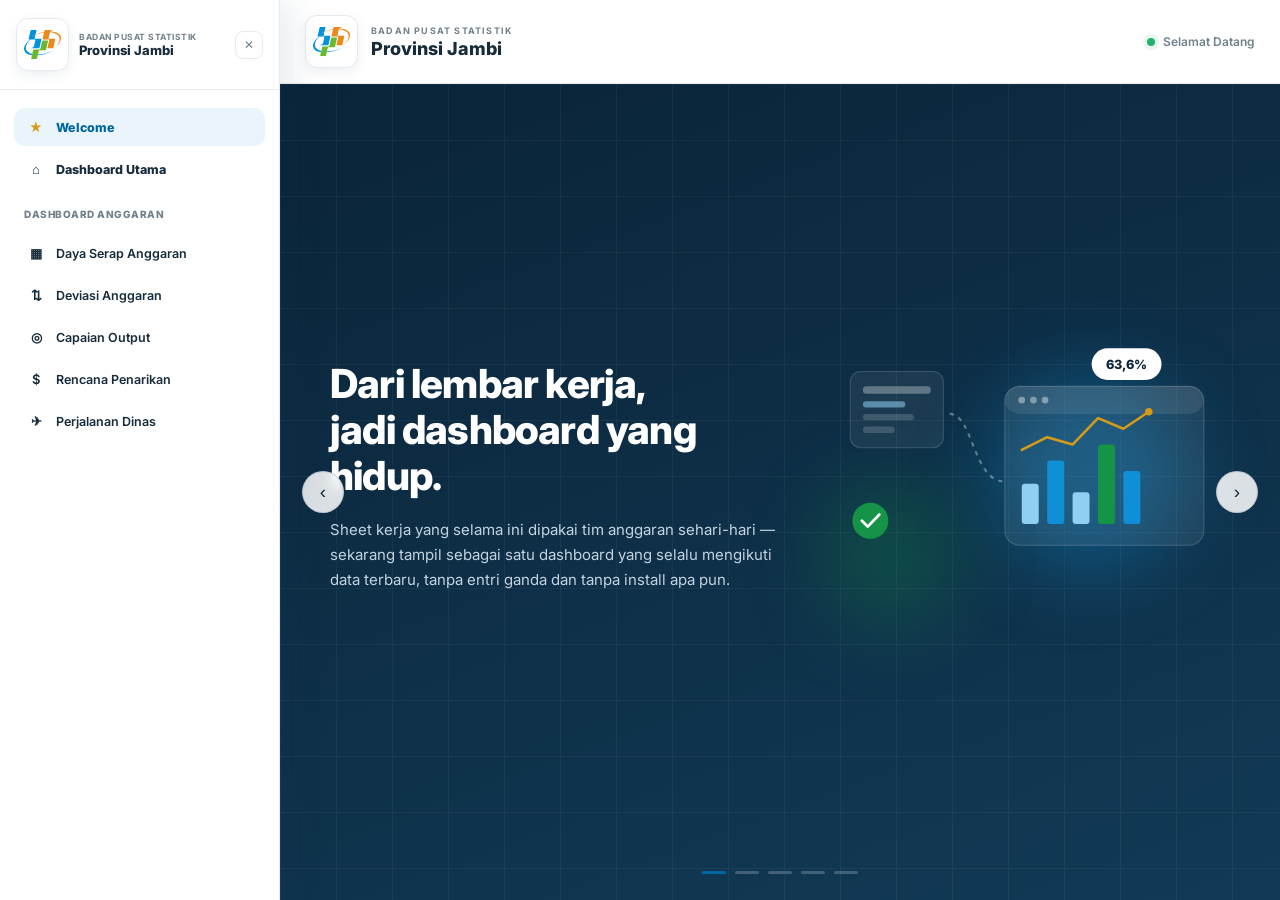
<file: index.html>
<!doctype html>
<html lang="id">
  <head>
    <meta charset="UTF-8" />
    <meta http-equiv="refresh" content="0; url=welcome/index.html" />
    <title>Mengalihkan…</title>
    <link rel="canonical" href="welcome/index.html" />
    <script>
      window.location.replace("welcome/index.html");
    </script>
  </head>
  <body>
    <p>Mengalihkan ke halaman utama… kalau tidak otomatis, <a href="welcome/index.html">klik di sini</a>.</p>
  </body>
</html>
</file>
<file: welcome/style.css>
/* =========================================================
   RESET
========================================================= */

* {
  margin: 0;
  padding: 0;
  box-sizing: border-box;
}

:root {
  --primary: #0066a1;
  --primary-dark: #004f7d;
  --primary-light: #eaf5fb;

  --green: #159447;
  --purple: #7554c7;
  --gold: #d69b16;

  --text: #172b3a;
  --muted: #71808c;

  --background: #f5f8fb;
  --white: #ffffff;

  --border: #e4ebf0;

  --shadow: 0 10px 30px rgba(28, 62, 84, 0.07);

  --radius: 18px;
}

html {
  scroll-behavior: smooth;
}

body {
  font-family: "Inter", sans-serif;

  background: linear-gradient(180deg, #f7fafc 0%, #f4f7fa 100%);

  color: var(--text);

  min-height: 100vh;

  /* Pengaman: kalau ada elemen visualisasi yang sesaat belum sempat
     menyesuaikan lebar saat sidebar dibuka/ciutkan, jangan sampai
     memunculkan scrollbar horizontal di seluruh halaman. */
  overflow-x: hidden;
}

/* =========================================================
   HEADER
========================================================= */

.main-header {
  background: var(--white);

  border-bottom: 1px solid var(--border);

  position: sticky;

  top: 0;

  z-index: 100;
}

.header-container {
  max-width: 1280px;

  margin: auto;

  padding: 15px 25px;

  display: flex;

  align-items: center;

  justify-content: space-between;
}

.brand {
  display: flex;

  align-items: center;

  gap: 13px;
}

.logo-box {
  width: 53px;
  height: 53px;

  border-radius: 12px;

  background: white;
  border: 1px solid var(--border);
  padding: 7px;

  display: flex;

  align-items: center;

  justify-content: center;

  box-shadow: 0 4px 12px rgba(28, 62, 84, 0.08);
}

.logo-img {
  width: 100%;
  height: 100%;
  object-fit: contain;
}

.brand-small {
  display: block;

  font-size: 9px;

  font-weight: 700;

  letter-spacing: 1.2px;

  color: var(--muted);
}

.brand-text h1 {
  font-size: 18px;

  font-weight: 800;

  margin-top: 2px;
}

.header-info {
  font-size: 12px;

  font-weight: 600;

  color: var(--muted);

  display: flex;

  align-items: center;

  gap: 8px;
}

.status-dot {
  width: 8px;
  height: 8px;

  background: #24b26b;

  border-radius: 50%;

  box-shadow: 0 0 0 4px rgba(36, 178, 107, 0.1);
}

/* =========================================================
   CONTAINER
========================================================= */

.container {
  max-width: 1280px;

  margin: auto;

  padding: 35px 25px 70px;
}

/* =========================================================
   HERO
========================================================= */

.hero {
  background: linear-gradient(120deg, #006ba6 0%, #00527f 65%, #003e62 100%);

  border-radius: 25px;

  padding: 45px;

  color: white;

  display: flex;

  justify-content: space-between;

  align-items: center;

  position: relative;

  overflow: hidden;

  box-shadow: 0 18px 45px rgba(0, 80, 125, 0.18);
}

.hero::after {
  content: "";

  position: absolute;

  width: 300px;
  height: 300px;

  right: -80px;
  top: -130px;

  border-radius: 50%;

  border: 45px solid rgba(255, 255, 255, 0.06);
}

.hero-content {
  position: relative;

  z-index: 2;

  max-width: 700px;
}

.hero-badge {
  display: inline-flex;

  gap: 8px;

  align-items: center;

  padding: 7px 12px;

  border-radius: 50px;

  background: rgba(255, 255, 255, 0.12);

  border: 1px solid rgba(255, 255, 255, 0.15);

  font-size: 10px;

  font-weight: 700;

  letter-spacing: 0.8px;

  margin-bottom: 18px;
}

.hero-badge span {
  color: #76d9a4;
}

.hero h2 {
  font-size: clamp(28px, 4vw, 43px);

  line-height: 1.15;

  font-weight: 800;

  letter-spacing: -1.5px;
}

.hero h2 span {
  opacity: 0.8;
}

.hero p {
  margin-top: 16px;

  font-size: 13px;

  line-height: 1.7;

  color: rgba(255, 255, 255, 0.78);

  max-width: 600px;
}

/* PERIOD */

.period-box {
  position: relative;

  z-index: 2;

  background: rgba(255, 255, 255, 0.1);

  border: 1px solid rgba(255, 255, 255, 0.18);

  backdrop-filter: blur(12px);

  padding: 18px;

  border-radius: 16px;

  width: 210px;
}

.period-box label {
  display: block;

  font-size: 10px;

  font-weight: 700;

  text-transform: uppercase;

  letter-spacing: 0.8px;

  color: rgba(255, 255, 255, 0.65);

  margin-bottom: 8px;
}

.select-wrapper {
  position: relative;
}

.select-wrapper select {
  appearance: none;

  width: 100%;

  border: none;

  outline: none;

  background: white;

  color: var(--text);

  padding: 11px 35px 11px 12px;

  border-radius: 9px;

  font-size: 12px;

  font-weight: 700;

  cursor: pointer;
}

.select-arrow {
  position: absolute;

  right: 12px;

  top: 8px;

  color: #333;

  pointer-events: none;
}

.period-refresh-btn {
  appearance: none;

  width: 100%;

  border: none;

  outline: none;

  background: white;

  color: var(--text);

  padding: 11px 12px;

  border-radius: 9px;

  font-size: 12px;

  font-weight: 700;

  cursor: pointer;

  font-family: "Inter", sans-serif;

  transition: transform 0.15s;
}

.period-refresh-btn:hover {
  transform: translateY(-1px);
}

.period-refresh-btn:active {
  transform: translateY(0);
}

.period-year {
  margin-top: 9px;

  font-size: 10px;

  color: rgba(255, 255, 255, 0.65);
}

/* =========================================================
   SECTION
========================================================= */

.statistics-section,
.ranking-section {
  margin-top: 42px;
}

.section-heading {
  display: flex;

  justify-content: space-between;

  align-items: flex-end;

  gap: 20px;

  margin-bottom: 18px;
}

.section-label {
  display: block;

  color: var(--primary);

  font-size: 9px;

  font-weight: 800;

  letter-spacing: 1.5px;

  margin-bottom: 5px;
}

.section-heading h3 {
  font-size: 21px;

  font-weight: 800;

  letter-spacing: -0.5px;
}

.data-status {
  font-size: 11px;

  color: var(--muted);

  background: white;

  border: 1px solid var(--border);

  border-radius: 50px;

  padding: 7px 12px;
}

/* SPLIT / MULTI-SEGMENT COMPARISON BAR */

.split-bar-row {
  margin-bottom: 20px;
}

.split-bar-track {
  height: 16px;
  border-radius: 8px;
  overflow: hidden;
  display: flex;
  background: #eef1f4;
}

.split-bar-seg {
  height: 100%;
  transition: width 0.6s ease;
}

.split-bar-legend {
  display: flex;
  flex-wrap: wrap;
  gap: 16px;
  margin-top: 10px;
  font-size: 11.5px;
  color: var(--muted);
}

.split-bar-legend i {
  width: 9px;
  height: 9px;
  border-radius: 2px;
  display: inline-block;
  margin-right: 6px;
  vertical-align: middle;
}

.split-bar-legend strong {
  color: var(--text);
  font-weight: 800;
}

/* =========================================================
   INSIGHT BANNER -- ringkasan naratif di bawah stat cards,
   dipakai untuk dashboard berbasis komposisi/perbandingan (bukan
   target %) yang tidak cocok pakai gauge.
========================================================= */

.stats-insight-banner {
  margin-top: 14px;
  padding: 13px 18px;
  background: var(--blue-100, #eaf5fb);
  border: 1px solid var(--border);
  border-radius: 12px;
  font-size: 12.5px;
  line-height: 1.55;
  color: var(--text);
}

.stats-insight-banner strong {
  color: var(--primary);
}

/* =========================================================
   STATISTICS
========================================================= */

.stats-grid {
  display: grid;

  grid-template-columns: repeat(4, minmax(0, 1fr));

  gap: 15px;
}

.stat-card {
  background: white;

  border: 1px solid var(--border);

  border-radius: var(--radius);

  padding: 20px;

  display: flex;

  gap: 15px;

  align-items: center;

  box-shadow: var(--shadow);

  transition:
    transform 0.2s,
    box-shadow 0.2s;
}

.stat-card:hover {
  transform: translateY(-3px);

  box-shadow: 0 15px 35px rgba(28, 62, 84, 0.1);
}

.stat-icon {
  width: 47px;
  height: 47px;

  border-radius: 13px;

  display: flex;

  align-items: center;

  justify-content: center;

  font-size: 21px;

  font-weight: 700;

  flex-shrink: 0;
}

.stat-icon.blue {
  background: #eaf5fb;

  color: #0872ad;
}

.stat-icon.green {
  background: #eaf8f0;

  color: #14904b;
}

.stat-icon.purple {
  background: #f1edfb;

  color: #7554c7;
}

.stat-icon.gold {
  background: #fff7df;

  color: #c28b12;
}

.stat-content {
  min-width: 0;
}

.stat-title {
  display: block;

  font-size: 10px;

  color: var(--muted);

  font-weight: 600;

  margin-bottom: 4px;
}

.stat-content strong {
  display: block;

  font-size: 22px;

  font-weight: 800;

  line-height: 1.1;
}

.stat-content small {
  display: block;

  font-size: 9px;

  color: #9aa6ae;

  margin-top: 5px;

  white-space: nowrap;

  overflow: hidden;

  text-overflow: ellipsis;
}

/* =========================================================
   SORTING
========================================================= */

.sort-wrapper {
  display: flex;

  align-items: center;

  gap: 8px;
}

.sort-wrapper label {
  font-size: 10px;

  color: var(--muted);

  font-weight: 600;
}

.sort-wrapper select {
  border: 1px solid var(--border);

  background: white;

  border-radius: 9px;

  padding: 9px 12px;

  outline: none;

  font-size: 11px;

  color: var(--text);

  font-weight: 600;

  cursor: pointer;
}

/* =========================================================
   CARDS
========================================================= */

.cards-grid {
  display: grid;

  grid-template-columns: repeat(3, minmax(0, 1fr));

  gap: 17px;
}

.satker-card {
  background: white;

  border: 1px solid var(--border);

  border-radius: 18px;

  padding: 20px;

  box-shadow: var(--shadow);

  cursor: pointer;

  position: relative;

  overflow: hidden;

  transition:
    transform 0.2s,
    box-shadow 0.2s,
    border-color 0.2s;
}

.satker-card:hover {
  transform: translateY(-5px);

  border-color: #c6dce9;

  box-shadow: 0 18px 40px rgba(28, 62, 84, 0.12);
}

.card-top {
  display: flex;

  align-items: flex-start;

  justify-content: space-between;

  gap: 10px;

  margin-bottom: 18px;
}

.rank-badge {
  min-width: 42px;

  height: 42px;

  border-radius: 12px;

  display: flex;

  align-items: center;

  justify-content: center;

  font-size: 13px;

  font-weight: 800;

  background: #f0f3f5;

  color: #65737d;
}

.rank-badge.rank-1 {
  background: linear-gradient(135deg, #ffe8a3, #f5c84b);

  color: #745000;

  box-shadow: 0 5px 12px rgba(210, 160, 30, 0.2);
}

.rank-badge.rank-2 {
  background: linear-gradient(135deg, #e9edf1, #c5cdd3);

  color: #48545c;
}

.rank-badge.rank-3 {
  background: linear-gradient(135deg, #f4d6bd, #d69b6c);

  color: #70431f;
}

.satker-code {
  color: var(--muted);

  font-size: 10px;

  font-weight: 600;
}

.satker-name {
  font-size: 16px;

  font-weight: 800;

  line-height: 1.35;

  margin-top: 3px;
}

.nka-block {
  margin-top: 15px;

  padding-top: 15px;

  border-top: 1px solid #edf1f3;
}

.nka-label {
  display: flex;

  justify-content: space-between;

  align-items: center;

  margin-bottom: 8px;

  font-size: 10px;

  color: var(--muted);

  font-weight: 600;
}

.nka-value {
  font-size: 17px;

  font-weight: 800;

  color: var(--primary);
}

.progress {
  height: 8px;

  width: 100%;

  background: #edf1f4;

  border-radius: 50px;

  overflow: hidden;
}

.progress-bar {
  height: 100%;

  border-radius: inherit;

  background: linear-gradient(90deg, #0075b5, #18a36a);

  transition: width 0.7s ease;
}

.card-metrics {
  display: grid;

  grid-template-columns: minmax(0, 1fr) minmax(0, 1fr);

  gap: 10px;

  margin-top: 17px;
}

.metric {
  background: #f7f9fa;

  border-radius: 10px;

  padding: 10px;
}

.metric span {
  display: block;

  font-size: 9px;

  color: var(--muted);

  margin-bottom: 4px;
}

.metric strong {
  font-size: 13px;

  font-weight: 800;
}

.card-footer {
  display: flex;

  justify-content: space-between;

  align-items: center;

  margin-top: 15px;

  padding-top: 13px;

  border-top: 1px solid #edf1f3;
}

.category {
  font-size: 9px;

  padding: 5px 8px;

  background: #eef6f1;

  color: #16804a;

  border-radius: 50px;

  font-weight: 700;
}

.view-detail {
  font-size: 10px;

  font-weight: 700;

  color: var(--primary);
}

/* =========================================================
   LOADING
========================================================= */

.loading {
  padding: 60px 20px;

  text-align: center;

  color: var(--muted);
}

.spinner {
  width: 35px;
  height: 35px;

  border: 3px solid #e2eaf0;

  border-top-color: var(--primary);

  border-radius: 50%;

  animation: spin 0.8s linear infinite;

  margin: 0 auto 15px;
}

@keyframes spin {
  to {
    transform: rotate(360deg);
  }
}

/* =========================================================
   ERROR
========================================================= */

.error-message {
  display: none;

  background: white;

  border: 1px solid #f0d4d4;

  border-radius: 18px;

  text-align: center;

  padding: 50px 20px;

  margin-top: 20px;
}

.error-icon {
  width: 45px;
  height: 45px;

  background: #fff0f0;

  color: #d33;

  display: flex;

  align-items: center;

  justify-content: center;

  border-radius: 50%;

  margin: 0 auto 15px;

  font-weight: 800;
}

.error-message h3 {
  font-size: 16px;

  margin-bottom: 7px;
}

.error-message p {
  color: var(--muted);

  font-size: 11px;
}

.error-message button {
  margin-top: 18px;

  border: none;

  background: var(--primary);

  color: white;

  padding: 9px 15px;

  border-radius: 8px;

  cursor: pointer;

  font-size: 11px;

  font-weight: 700;
}

/* =========================================================
   MODAL
========================================================= */

.modal {
  position: fixed;

  inset: 0;

  z-index: 500;

  display: none;

  align-items: center;

  justify-content: center;

  padding: 20px;
}

.modal.active {
  display: flex;
}

.modal-overlay {
  position: absolute;

  inset: 0;

  background: rgba(9, 30, 43, 0.65);

  backdrop-filter: blur(5px);
}

.modal-content {
  width: min(850px, 100%);

  max-height: 90vh;

  overflow-y: auto;

  background: white;

  border-radius: 22px;

  position: relative;

  z-index: 2;

  box-shadow: 0 30px 80px rgba(0, 0, 0, 0.25);

  animation: modalIn 0.25s ease;
}

@keyframes modalIn {
  from {
    opacity: 0;

    transform: translateY(15px) scale(0.98);
  }

  to {
    opacity: 1;

    transform: translateY(0) scale(1);
  }
}

.modal-close {
  position: absolute;

  top: 15px;

  right: 15px;

  width: 35px;
  height: 35px;

  border: none;

  background: rgba(255, 255, 255, 0.9);

  box-shadow: 0 3px 10px rgba(0, 0, 0, 0.08);

  border-radius: 50%;

  font-size: 22px;

  cursor: pointer;

  z-index: 5;
}

/* DETAIL HEADER */

.detail-header {
  padding: 30px;

  background: linear-gradient(120deg, #006ba6, #004c77);

  color: white;
}

.detail-header-top {
  display: flex;

  align-items: center;

  gap: 15px;
}

.detail-rank {
  width: 55px;
  height: 55px;

  border-radius: 15px;

  display: flex;

  align-items: center;

  justify-content: center;

  background: rgba(255, 255, 255, 0.15);

  border: 1px solid rgba(255, 255, 255, 0.2);

  font-size: 16px;

  font-weight: 800;
}

.detail-header h2 {
  font-size: 23px;

  font-weight: 800;
}

.detail-header p {
  margin-top: 4px;

  font-size: 11px;

  color: rgba(255, 255, 255, 0.65);
}

.detail-body {
  padding: 25px 30px 30px;
}

.detail-score {
  display: grid;

  grid-template-columns: minmax(0, 1fr) minmax(0, 1fr);

  gap: 15px;

  margin-bottom: 25px;
}

.score-box {
  padding: 18px;

  border-radius: 14px;

  background: #f7f9fa;

  border: 1px solid var(--border);
}

.score-box span {
  display: block;

  color: var(--muted);

  font-size: 10px;

  font-weight: 600;

  margin-bottom: 6px;
}

.score-box strong {
  font-size: 27px;

  font-weight: 800;

  color: var(--primary);
}

.detail-section-title {
  font-size: 13px;

  font-weight: 800;

  margin-bottom: 12px;

  padding-bottom: 10px;

  border-bottom: 1px solid var(--border);
}

.detail-table {
  width: 100%;

  border-collapse: collapse;

  font-size: 11px;
}

.detail-table tr {
  border-bottom: 1px solid #edf1f3;
}

.detail-table td {
  padding: 11px 8px;
}

.detail-table td:first-child {
  color: var(--muted);

  width: 65%;
}

.detail-table td:last-child {
  text-align: right;

  font-weight: 700;
}

/* =========================================================
   FOOTER
========================================================= */

.main-footer {
  background: #102f42;

  color: white;

  margin-top: 30px;
}

.footer-container {
  max-width: 1280px;

  margin: auto;

  padding: 35px 25px;

  display: flex;

  justify-content: space-between;

  gap: 30px;
}

.footer-brand {
  display: flex;

  align-items: center;

  gap: 12px;
}

.footer-logo {
  width: 45px;
  height: 45px;

  border-radius: 10px;

  background: white;
  padding: 6px;

  display: flex;

  align-items: center;

  justify-content: center;
}

.footer-logo .logo-img {
  width: 100%;
  height: 100%;
  object-fit: contain;
}

.footer-brand strong,
.footer-brand span {
  display: block;
}

.footer-brand strong {
  font-size: 11px;
}

.footer-brand span {
  font-size: 9px;

  opacity: 0.6;

  margin-top: 3px;
}

.footer-info {
  text-align: right;

  color: rgba(255, 255, 255, 0.55);

  font-size: 10px;

  line-height: 1.8;
}

.footer-bottom {
  max-width: 1280px;

  margin: auto;

  border-top: 1px solid rgba(255, 255, 255, 0.08);

  padding: 15px 25px;

  display: flex;

  justify-content: space-between;

  font-size: 9px;

  color: rgba(255, 255, 255, 0.4);
}

/* =========================================================
   RESPONSIVE
========================================================= */

@media (max-width: 1050px) {
  .stats-grid {
    grid-template-columns: repeat(2, minmax(0, 1fr));
  }

  .cards-grid {
    grid-template-columns: repeat(2, minmax(0, 1fr));
  }
}

@media (max-width: 750px) {
  .header-info {
    display: none;
  }

  .container {
    padding: 20px 15px 50px;
  }

  .hero {
    padding: 28px 22px;

    flex-direction: column;

    align-items: stretch;

    gap: 25px;
  }

  .period-box {
    width: 100%;
  }

  .stats-grid {
    grid-template-columns: minmax(0, 1fr);
  }

  .cards-grid {
    grid-template-columns: minmax(0, 1fr);
  }

  .section-heading {
    align-items: flex-start;

    flex-direction: column;
  }

  .sort-wrapper {
    width: 100%;
  }

  .sort-wrapper select {
    flex: 1;
  }

  .detail-score {
    grid-template-columns: minmax(0, 1fr);
  }

  .footer-container {
    flex-direction: column;
  }

  .footer-info {
    text-align: left;
  }

  .footer-bottom {
    flex-direction: column;

    gap: 5px;
  }
}

@media (max-width: 450px) {
  .brand-text h1 {
    font-size: 15px;
  }

  .logo-box {
    width: 45px;
    height: 45px;
  }

  .hero h2 {
    font-size: 28px;
  }

  .stat-card {
    padding: 16px;
  }
}

/* =========================================================
   HEADER LEFT / BACK BUTTON
========================================================= */

.header-left {
  display: flex;
  align-items: center;
  gap: 14px;
}

.back-btn {
  width: 38px;
  height: 38px;
  border-radius: 10px;
  background: var(--primary-light);
  color: var(--primary);
  display: flex;
  align-items: center;
  justify-content: center;
  flex-shrink: 0;
  text-decoration: none;
  transition:
    background 0.15s,
    color 0.15s,
    transform 0.15s;
}

.back-btn svg {
  width: 18px;
  height: 18px;
}

.back-btn:hover {
  background: var(--primary);
  color: white;
  transform: translateX(-3px);
}

.back-btn:active {
  transform: translateX(-1px);
}

/* =========================================================
   PAGE TRANSITION / LOADING OVERLAY
========================================================= */

.page-transition {
  position: fixed;
  inset: 0;
  z-index: 9999;
  background: var(--background);
  display: flex;
  align-items: center;
  justify-content: center;
  transition:
    opacity 0.35s ease,
    visibility 0.35s ease;
  animation: pt-autohide 0.35s ease 1.4s forwards;
}

.page-transition.is-hidden {
  opacity: 0;
  visibility: hidden;
  pointer-events: none;
}

@keyframes pt-autohide {
  to {
    opacity: 0;
    visibility: hidden;
    pointer-events: none;
  }
}

.pt-content {
  display: flex;
  flex-direction: column;
  align-items: center;
  gap: 16px;
}

.pt-ring-wrap {
  position: relative;
  width: 64px;
  height: 64px;
  display: flex;
  align-items: center;
  justify-content: center;
}

.pt-ring-wrap::before {
  content: "";
  position: absolute;
  inset: 0;
  border-radius: 50%;
  border: 4px solid var(--primary-light);
  border-top-color: var(--primary);
  animation: pt-spin 0.8s linear infinite;
}

.pt-logo {
  width: 38px;
  height: 38px;
  border-radius: 10px;
  background: white;
  padding: 5px;
  display: flex;
  align-items: center;
  justify-content: center;
  box-shadow: 0 4px 10px rgba(28, 62, 84, 0.1);
}

.pt-logo .logo-img {
  width: 100%;
  height: 100%;
  object-fit: contain;
}

@keyframes pt-spin {
  to {
    transform: rotate(360deg);
  }
}

.pt-label {
  font-size: 11px;
  font-weight: 700;
  letter-spacing: 0.6px;
  color: var(--muted);
  text-transform: uppercase;
}

/* =========================================================
   CHART SECTION
========================================================= */

.chart-section {
  margin-top: 40px;
}

.chart-grid {
  display: grid;
  grid-template-columns: repeat(2, minmax(0, 1fr));
  gap: 17px;
}

.chart-grid.chart-grid-thirds {
  grid-template-columns: minmax(0, 1.3fr) minmax(0, 1fr);
}

.chart-card {
  background: white;
  border: 1px solid var(--border);
  border-radius: var(--radius);
  padding: 24px;
  box-shadow: var(--shadow);
  display: flex;
  flex-direction: column;
}

.chart-card-header h4 {
  font-size: 15px;
  font-weight: 800;
  letter-spacing: -0.2px;
}

.chart-card-header p {
  font-size: 11px;
  color: var(--muted);
  margin-top: 4px;
  line-height: 1.6;
}

.chart-canvas-wrap {
  position: relative;
  height: 260px;
  margin-top: 18px;
}

.chart-canvas-wrap.short {
  height: 220px;
}

.chart-insight {
  margin-top: 16px;
  padding-top: 14px;
  border-top: 1px solid #edf1f3;
  font-size: 11px;
  color: var(--muted);
  line-height: 1.7;
}

.chart-insight strong {
  color: var(--text);
}

.chart-legend-custom {
  display: flex;
  flex-wrap: wrap;
  gap: 10px 16px;
  margin-top: 14px;
}

.chart-legend-item {
  display: flex;
  align-items: center;
  gap: 6px;
  font-size: 10px;
  font-weight: 600;
  color: var(--muted);
}

.chart-legend-dot {
  width: 9px;
  height: 9px;
  border-radius: 3px;
  flex-shrink: 0;
}

/* =========================================================
   CARD INSIGHT TAG (dipakai pada ranking / satker-card)
========================================================= */

.insight-tag {
  display: inline-flex;
  align-items: center;
  gap: 5px;
  font-size: 10px;
  font-weight: 700;
  padding: 5px 10px;
  border-radius: 50px;
  margin-top: 12px;
}

.insight-tag.up {
  background: #eaf8f0;
  color: #14904b;
}

.insight-tag.down {
  background: #fdecea;
  color: #c0392b;
}

.insight-tag.neutral {
  background: var(--primary-light);
  color: var(--primary);
}

@media (max-width: 900px) {
  .chart-grid,
  .chart-grid.chart-grid-thirds {
    grid-template-columns: minmax(0, 1fr);
  }
}

/* =========================================================
   BELANJA GRID (kartu ringkasan Jenis Belanja: Pegawai/Barang/Modal)
========================================================= */

.belanja-grid {
  display: grid;
  grid-template-columns: repeat(3, minmax(0, 1fr));
  gap: 15px;
}

.belanja-card {
  background: white;
  border: 1px solid var(--border);
  border-radius: var(--radius);
  padding: 20px;
  box-shadow: var(--shadow);
  transition: transform 0.2s, box-shadow 0.2s;
}

.belanja-card:hover {
  transform: translateY(-3px);
  box-shadow: 0 15px 35px rgba(28, 62, 84, 0.1);
}

.belanja-card-top {
  display: flex;
  align-items: center;
  justify-content: space-between;
  margin-bottom: 16px;
}

.belanja-label {
  font-size: 13px;
  font-weight: 800;
  color: var(--text);
}

.belanja-figures {
  display: grid;
  grid-template-columns: minmax(0, 1fr) minmax(0, 1fr);
  gap: 10px;
  margin-bottom: 12px;
}

.belanja-figures small {
  display: block;
  font-size: 9px;
  color: var(--muted);
  font-weight: 600;
  margin-bottom: 3px;
}

.belanja-figures strong {
  font-size: 14px;
  font-weight: 800;
}

.belanja-sisa {
  margin-top: 10px;
  font-size: 10.5px;
  color: var(--muted);
}

/* =========================================================
   PCT BADGE
========================================================= */

.pct-badge {
  display: inline-flex;
  align-items: center;
  font-size: 10px;
  font-weight: 800;
  padding: 4px 9px;
  border-radius: 50px;
  white-space: nowrap;
}

.pct-badge.up {
  background: #eaf8f0;
  color: #14904b;
}

.pct-badge.neutral {
  background: var(--primary-light);
  color: var(--primary);
}

.pct-badge.down {
  background: #fdecea;
  color: #c0392b;
}

/* =========================================================
   TREE TOOLBAR
========================================================= */

.tree-toolbar {
  align-items: center;
  margin-bottom: 18px;
}

.tree-toolbar-actions {
  display: flex;
  gap: 8px;
}

.tree-toolbar-btn {
  border: 1px solid var(--border);
  background: white;
  color: var(--text);
  font-size: 11px;
  font-weight: 700;
  padding: 9px 14px;
  border-radius: 9px;
  cursor: pointer;
  font-family: "Inter", sans-serif;
  transition: background 0.15s, border-color 0.15s;
  white-space: nowrap;
}

.tree-toolbar-btn:hover {
  background: var(--primary-light);
  border-color: #c6dce9;
}

/* =========================================================
   TREE / POHON ANGGARAN
========================================================= */

.tree-root {
  display: flex;
  flex-direction: column;
  gap: 12px;
}

.tree-item {
  border: 1px solid var(--border);
  border-radius: 14px;
  background: white;
}

.tree-item > summary {
  list-style: none;
  cursor: pointer;
  display: flex;
  align-items: center;
  justify-content: space-between;
  gap: 14px;
  padding: 14px 16px;
}

.tree-item > summary::-webkit-details-marker {
  display: none;
}

.tree-summary-left {
  display: flex;
  align-items: center;
  gap: 10px;
  min-width: 0;
  flex: 1;
}

.tree-toggle {
  flex-shrink: 0;
  width: 16px;
  color: var(--primary);
  font-size: 10px;
  transition: transform 0.15s;
}

.tree-item[open] > summary .tree-toggle {
  transform: rotate(90deg);
}

.tree-level-tag {
  flex-shrink: 0;
  font-size: 8.5px;
  font-weight: 800;
  letter-spacing: 0.4px;
  text-transform: uppercase;
  color: var(--muted);
  background: #f0f3f5;
  padding: 3px 7px;
  border-radius: 6px;
}

.tree-kode {
  flex-shrink: 0;
  font-size: 11px;
  font-weight: 700;
  color: var(--primary);
}

.tree-desk {
  font-size: 12.5px;
  font-weight: 600;
  color: var(--text);
  overflow: hidden;
  text-overflow: ellipsis;
  white-space: nowrap;
}

.tree-summary-right {
  display: flex;
  align-items: center;
  gap: 16px;
  flex-shrink: 0;
}

.tree-figure {
  text-align: right;
  font-size: 12px;
  font-weight: 800;
  color: var(--text);
}

.tree-figure small {
  display: block;
  font-size: 8.5px;
  font-weight: 600;
  color: var(--muted);
  margin-bottom: 1px;
}

.tree-progress-wrap {
  padding: 0 16px 12px;
}

.tree-children {
  padding: 4px 14px 14px 30px;
  border-top: 1px dashed var(--border);
  display: flex;
  flex-direction: column;
  gap: 10px;
}

.tree-empty {
  font-size: 11px;
  color: var(--muted);
  padding: 8px 0;
}

/* Level 0 (Program) ditonjolkan seperti kartu utama */
.tree-item.level-0 {
  border-radius: 18px;
  box-shadow: var(--shadow);
  border-color: var(--border);
}

.tree-item.level-0 > summary .tree-desk {
  font-size: 14px;
  font-weight: 800;
  white-space: normal;
}

.tree-item.level-0 > summary {
  padding: 18px 20px;
}

/* Level lebih dalam: kartu lebih ringkas */
.tree-item.level-1,
.tree-item.level-2,
.tree-item.level-3 {
  border-radius: 12px;
  box-shadow: none;
}

.tree-item.level-4,
.tree-item.level-5,
.tree-item.level-6 {
  border-radius: 10px;
  box-shadow: none;
}

/* Warna latar per tingkatan, mengikuti skema warna di sheet asli:
   abu-abu -> biru muda -> hijau -> hijau muda -> orange */
.tree-item.level-0 {
  background: #f2f3f5;
}

.tree-item.level-1 {
  background: #eaf5fb;
}

.tree-item.level-2 {
  background: #e3f6ea;
}

.tree-item.level-3 {
  background: #eefbf3;
}

.tree-item.level-4 {
  background: #fdecd8;
}

.tree-item.level-5,
.tree-item.level-6 {
  background: #fbfcfd;
}

.tree-children {
  background: rgba(255, 255, 255, 0.55);
}

/* =========================================================
   TABEL RINCIAN (baris leaf/detail di bawah Akun)
========================================================= */

.tree-children-table {
  padding-left: 14px;
  gap: 0;
}

.detail-row {
  display: grid;
  grid-template-columns: minmax(0, 2fr) minmax(0, 1fr) minmax(0, 1fr) minmax(0, 1fr) minmax(0, 1fr) minmax(0, 0.7fr);
  gap: 10px;
  align-items: center;
  padding: 9px 8px;
  border-bottom: 1px solid #edf1f3;
  font-size: 11px;
}

.detail-row:last-child {
  border-bottom: none;
}

.detail-row-head {
  font-size: 9.5px;
  font-weight: 800;
  text-transform: uppercase;
  letter-spacing: 0.4px;
  color: var(--muted);
  border-bottom: 1px solid var(--border);
}

.detail-row-desc {
  color: var(--text);
  overflow: hidden;
  text-overflow: ellipsis;
}

.detail-row-cell {
  color: var(--text);
  font-weight: 600;
  text-align: right;
}

.detail-row .pct-badge {
  justify-self: end;
}

/* =========================================================
   RESPONSIVE TAMBAHAN
========================================================= */

@media (max-width: 1050px) {
  .belanja-grid {
    grid-template-columns: repeat(2, minmax(0, 1fr));
  }
}

@media (max-width: 900px) {
  .tree-summary-right {
    gap: 10px;
  }

  .detail-row {
    grid-template-columns: minmax(0, 1.6fr) minmax(0, 1fr) minmax(0, 1fr) minmax(0, 1fr);
  }

  .detail-row-cell:nth-child(3) {
    display: none;
  }
}

@media (max-width: 750px) {
  .belanja-grid {
    grid-template-columns: minmax(0, 1fr);
  }

  .tree-toolbar {
    flex-direction: column;
    align-items: stretch;
  }

  .tree-toolbar-actions {
    width: 100%;
  }

  .tree-toolbar-btn {
    flex: 1;
  }

  .tree-summary-right {
    display: none;
  }

  .tree-item.level-0 > summary {
    flex-wrap: wrap;
  }

  .detail-row {
    grid-template-columns: minmax(0, 1.4fr) minmax(0, 1fr) minmax(0, 1fr);
  }

  .detail-row-cell:nth-child(3),
  .detail-row-cell:nth-child(4) {
    display: none;
  }
}

/* =========================================================
   PORTAL TOOLBAR / SEARCH BOX / EMPTY STATE
   (dipindahkan dari style.css portal utama agar tersedia
   juga di modul ini)
========================================================= */

.portal-toolbar {
  display: flex;
  flex-wrap: wrap;
  align-items: center;
  gap: 14px;
  margin-bottom: 22px;
  padding: 16px 18px;
  background: white;
  border: 1px solid var(--border);
  border-radius: 16px;
  box-shadow: var(--shadow);
}

.portal-search-box {
  display: flex;
  align-items: center;
  gap: 10px;
  flex: 1 1 240px;
  min-width: 200px;
  border: 1px solid var(--border);
  background: #f7f9fb;
  border-radius: 11px;
  padding: 11px 16px;
  transition: border-color 0.15s, background 0.15s, box-shadow 0.15s;
}

.portal-search-box svg {
  width: 15px;
  height: 15px;
  flex-shrink: 0;
  color: var(--muted);
}

.portal-search-box:focus-within {
  border-color: var(--primary);
  background: white;
  box-shadow: 0 0 0 3px rgba(0, 102, 161, 0.1);
}

.portal-search-box:focus-within svg {
  color: var(--primary);
}

.portal-search-box input {
  border: none;
  outline: none;
  background: transparent;
  font-family: "Inter", sans-serif;
  font-size: 12.5px;
  font-weight: 500;
  width: 100%;
  color: var(--text);
}

.portal-search-box input::placeholder {
  color: var(--muted);
}

.portal-empty {
  text-align: center;
  padding: 48px 20px;
  color: var(--muted);
  font-size: 13px;
  font-weight: 500;
  background: white;
  border: 1px dashed var(--border);
  border-radius: 16px;
}

/* =========================================================
   INFO STRIP
========================================================= */

.info-strip {
  margin-top: 40px;
  background: white;
  border: 1px solid var(--border);
  border-radius: var(--radius);
  padding: 22px 26px;
  box-shadow: var(--shadow);
  display: flex;
  align-items: center;
  gap: 16px;
}

.info-strip .info-dot {
  width: 38px;
  height: 38px;
  border-radius: 10px;
  background: var(--primary-light);
  color: var(--primary);
  display: flex;
  align-items: center;
  justify-content: center;
  font-size: 16px;
  font-weight: 800;
  flex-shrink: 0;
}

.info-strip p {
  font-size: 12px;
  line-height: 1.7;
  color: var(--muted);
}

.info-strip strong {
  color: var(--text);
}

/* =========================================================
   HAMBURGER BUTTON (pengganti tombol back)
========================================================= */

.hamburger-btn {
  width: 40px;
  height: 40px;
  border-radius: 12px;
  border: 1px solid var(--border);
  background: white;
  display: flex;
  flex-direction: column;
  align-items: center;
  justify-content: center;
  gap: 4px;
  cursor: pointer;
  flex-shrink: 0;
  transition: background 0.15s, border-color 0.15s;
}

.hamburger-btn:hover {
  background: var(--primary-light);
  border-color: #c6dce9;
}

.hamburger-btn span {
  display: block;
  width: 18px;
  height: 2px;
  border-radius: 2px;
  background: var(--primary);
}

/* =========================================================
   SIDEBAR NAVIGATION
========================================================= */

.sidebar-overlay {
  position: fixed;
  inset: 0;
  background: rgba(15, 30, 42, 0.45);
  opacity: 0;
  pointer-events: none;
  transition: opacity 0.25s ease;
  z-index: 998;
}

.sidebar-overlay.is-visible {
  opacity: 1;
  pointer-events: auto;
}

.app-sidebar {
  position: fixed;
  top: 0;
  left: 0;
  height: 100vh;
  width: 280px;
  background: white;
  border-right: 1px solid var(--border);
  box-shadow: 10px 0 34px rgba(28, 62, 84, 0.1);
  transform: translateX(-100%);
  transition: transform 0.28s ease;
  z-index: 999;
  display: flex;
  flex-direction: column;
}

.app-sidebar.is-open {
  transform: translateX(0);
}

/* =========================================================
   SIDEBAR PERSISTEN (layar lebar): tampil terus secara default,
   konten digeser ke kanan alih-alih ditimpa overlay. Tombol
   hamburger/tutup jadi tombol "ciutkan" (collapse), bukan buka-tutup.
========================================================= */

@media (min-width: 901px) {
  .app-sidebar {
    transform: translateX(0);
  }

  .app-sidebar.is-collapsed {
    transform: translateX(-100%);
  }

  .sidebar-overlay {
    display: none;
  }

  /* Header/footer/main masing-masing punya max-width + margin:auto
     sendiri untuk penataan tengah — kalau margin-left ditimpa langsung
     di elemen-elemen itu, perhitungan lebarnya bentrok (bisa meluber
     atau menyisakan area kosong). Solusi yang benar: geser lewat
     padding-left di <body>, biar semua turunannya otomatis mengikuti
     ruang yang tersisa dengan perhitungan yang konsisten. */
  /* SENGAJA TIDAK dianimasikan (tanpa transition): lebar konten harus
     berubah SEKETIKA saat status sidebar berubah, supaya saat chart
     di-resize lewat JS, ukuran container yang terbaca sudah final —
     tidak ada lagi tebak-tebakan durasi animasi CSS yang bisa meleset.
     Animasi halus tetap ada, tapi cuma untuk geser panel sidebar-nya
     sendiri (lihat .app-sidebar transform transition di atas). */
  body {
    padding-left: 280px;
  }

  body.sidebar-collapsed-layout {
    padding-left: 0;
  }

  /* Sidebar sedang terbuka (kondisi default) -> tombol hamburger
     disembunyikan, karena menutup sidebar sudah bisa lewat tombol X
     di dalam sidebar. Tombol hamburger baru muncul lagi kalau sidebar
     sudah diciutkan, untuk memunculkannya kembali. */
  .hamburger-btn {
    display: none;
  }

  body.sidebar-collapsed-layout .hamburger-btn {
    display: flex;
  }
}

.sidebar-header {
  display: flex;
  align-items: center;
  gap: 10px;
  padding: 18px 16px;
  border-bottom: 1px solid var(--border);
}

.sidebar-brand-text {
  display: flex;
  flex-direction: column;
  flex: 1;
  min-width: 0;
}

.sidebar-brand-text span {
  font-size: 8.5px;
  font-weight: 700;
  letter-spacing: 0.5px;
  color: var(--muted);
}

.sidebar-brand-text strong {
  font-size: 13px;
  font-weight: 800;
  color: var(--text);
}

.sidebar-close-btn {
  width: 28px;
  height: 28px;
  border-radius: 8px;
  border: 1px solid var(--border);
  background: white;
  cursor: pointer;
  font-size: 12px;
  color: var(--muted);
  flex-shrink: 0;
  transition: background 0.15s;
}

.sidebar-close-btn:hover {
  background: #f7f9fb;
}

.sidebar-nav {
  padding: 18px 14px;
  display: flex;
  flex-direction: column;
  gap: 4px;
  flex: 1;
  overflow-y: auto;
}

.sidebar-nav-label {
  font-size: 10px;
  font-weight: 800;
  letter-spacing: 0.5px;
  text-transform: uppercase;
  color: var(--muted);
  padding: 6px 10px 10px;
}

.sidebar-link {
  display: flex;
  align-items: center;
  gap: 10px;
  padding: 11px 12px;
  border-radius: 11px;
  font-size: 12.5px;
  font-weight: 600;
  color: var(--text);
  text-decoration: none;
  transition: background 0.15s, color 0.15s;
}

.sidebar-link:hover {
  background: #f7f9fb;
}

.sidebar-link.active {
  background: var(--primary-light);
  color: var(--primary);
  font-weight: 800;
}

.sidebar-link-icon {
  width: 20px;
  text-align: center;
  font-size: 13px;
  flex-shrink: 0;
}

.sidebar-footer {
  padding: 16px 18px;
  border-top: 1px solid var(--border);
}

.sidebar-portal-link {
  display: flex;
  align-items: center;
  gap: 8px;
  font-size: 11.5px;
  font-weight: 700;
  color: var(--muted);
  text-decoration: none;
}

.sidebar-portal-link:hover {
  color: var(--primary);
}

@media (max-width: 600px) {
  .app-sidebar {
    width: 260px;
  }
}

/* =========================================================
   DEVIASI GRID & CARD TAMBAHAN
========================================================= */

.deviasi-grid {
  display: grid;
  grid-template-columns: repeat(auto-fill, minmax(320px, 1fr));
  gap: 16px;
}

.deviasi-card {
  cursor: default;
}

.deviasi-card:hover {
  transform: translateY(-3px);
}

.deviasi-note {
  margin-top: 14px;
  padding-top: 12px;
  border-top: 1px dashed var(--border);
  font-size: 11px;
  color: var(--muted);
  line-height: 1.5;
}

/* Progress bar merah untuk item berstatus "Deviasi" */
.progress-bar.bar-warning {
  background: linear-gradient(90deg, #e0763a, #c0392b);
}

@media (max-width: 750px) {
  .deviasi-grid {
    grid-template-columns: minmax(0, 1fr);
  }
}

/* =========================================================
   CAPAIAN GRID & SPARKLINE
========================================================= */

.capaian-grid {
  display: grid;
  grid-template-columns: repeat(auto-fill, minmax(300px, 1fr));
  gap: 16px;
}

.capaian-card {
  cursor: default;
  padding: 24px;
}

.capaian-card:hover {
  transform: translateY(-3px);
}

.capaian-card .card-top {
  margin-bottom: 20px;
}

.capaian-card .card-metrics {
  margin-top: 4px;
  margin-bottom: 6px;
}

.capaian-card .nka-block {
  margin-top: 22px;
  padding-top: 18px;
}

.sparkline {
  display: flex;
  align-items: flex-end;
  gap: 4px;
  height: 52px;
  padding: 10px 2px 6px;
}

.sparkline-bar {
  position: relative;
  flex: 1;
  min-width: 4px;
  background: linear-gradient(180deg, #0075b5, #18a36a);
  border-radius: 3px 3px 0 0;
  transition: opacity 0.15s;
}

.sparkline-bar:hover {
  opacity: 0.75;
}

/* Tooltip custom saat hover bar sparkline (pengganti title bawaan browser) */
.sparkline-bar[data-tooltip]:hover::after {
  content: attr(data-tooltip);
  position: absolute;
  bottom: calc(100% + 8px);
  left: 50%;
  transform: translateX(-50%);
  background: #16324a;
  color: white;
  font-size: 10.5px;
  font-weight: 700;
  padding: 6px 10px;
  border-radius: 7px;
  white-space: nowrap;
  z-index: 30;
  pointer-events: none;
  box-shadow: 0 8px 18px rgba(0, 0, 0, 0.18);
}

.sparkline-bar[data-tooltip]:hover::before {
  content: "";
  position: absolute;
  bottom: calc(100% + 3px);
  left: 50%;
  transform: translateX(-50%);
  border: 5px solid transparent;
  border-top-color: #16324a;
  z-index: 30;
  pointer-events: none;
}

.sparkline-labels {
  display: flex;
  justify-content: space-between;
  font-size: 8.5px;
  color: var(--muted);
  font-weight: 600;
  margin-top: 2px;
}

@media (max-width: 750px) {
  .capaian-grid {
    grid-template-columns: minmax(0, 1fr);
  }
}

/* =========================================================
   PORTAL FILTER WRAPPER (dropdown Status / Jenis Belanja / PJ)
   Sebelumnya ketinggalan ter-copy dari style.css portal utama,
   sehingga dropdown jatuh ke gaya default browser yang polos.
========================================================= */

.portal-filter-wrapper {
  display: flex;
  align-items: center;
  gap: 9px;
  padding-left: 14px;
  border-left: 1px solid var(--border);
}

@media (max-width: 600px) {
  .portal-filter-wrapper {
    border-left: none;
    padding-left: 0;
  }
}

.portal-filter-wrapper label {
  font-size: 10px;
  color: var(--muted);
  font-weight: 700;
  text-transform: uppercase;
  letter-spacing: 0.4px;
  white-space: nowrap;
}

.portal-filter-wrapper select,
.sort-wrapper select {
  appearance: none;
  -webkit-appearance: none;
  border: 1px solid var(--border);
  background: #f7f9fb
    url("data:image/svg+xml;utf8,<svg xmlns='http://www.w3.org/2000/svg' width='10' height='7'><path d='M1 1l4 4 4-4' stroke='%2371808c' stroke-width='1.6' fill='none' fill-rule='evenodd'/></svg>")
    no-repeat right 12px center;
  border-radius: 9px;
  padding: 9px 30px 9px 13px;
  outline: none;
  font-size: 11.5px;
  font-family: "Inter", sans-serif;
  color: var(--text);
  font-weight: 600;
  cursor: pointer;
  transition: border-color 0.15s, background-color 0.15s, box-shadow 0.15s;
}

.portal-filter-wrapper select:hover,
.sort-wrapper select:hover {
  border-color: var(--primary);
}

.portal-filter-wrapper select:focus,
.sort-wrapper select:focus {
  border-color: var(--primary);
  box-shadow: 0 0 0 3px rgba(0, 102, 161, 0.1);
}

/* Tata letak toolbar rapi saat wrap ke baris baru di layar sempit */
@media (max-width: 750px) {
  .tree-toolbar {
    align-items: stretch;
  }

  .tree-toolbar .portal-filter-wrapper {
    border-left: none;
    padding-left: 0;
    justify-content: space-between;
  }

  .tree-toolbar .portal-filter-wrapper select {
    flex: 1;
  }
}

/* =========================================================
   SPARKLINE DI DALAM POHON ANGGARAN
========================================================= */

.tree-sparkline-wrap {
  padding: 4px 16px 14px;
}

.tree-item .sparkline {
  height: 34px;
}

.tree-item .sparkline-labels {
  font-size: 8px;
}

.detail-row {
  grid-template-columns: minmax(0, 2fr) minmax(0, 1fr) minmax(0, 1fr) minmax(0, 1fr);
}

/* =========================================================
   CHART GRID FULL (satu chart selebar penuh, di bawah grid 2-kolom)
========================================================= */

.chart-grid.chart-grid-full {
  grid-template-columns: minmax(0, 1fr);
  margin-top: 17px;
}

.chart-grid.chart-grid-full .chart-canvas-wrap {
  height: 320px;
}

/* =========================================================
   TABEL PERJALANAN (dalam accordion kegiatan)
========================================================= */

.perjadin-row {
  grid-template-columns: minmax(0, 1.4fr) minmax(0, 1fr) minmax(0, 1.1fr) minmax(0, 1fr) minmax(0, 0.9fr) minmax(0, 0.8fr);
}

.perjadin-cell-left {
  text-align: left;
}

/* =========================================================
   SIDEBAR LINK "DASHBOARD UTAMA" (item teratas, dibedakan)
========================================================= */

.sidebar-link-home {
  font-weight: 800;
  margin-bottom: 10px;
}

.sidebar-link-home.active {
  background: var(--primary);
  color: white;
}

.sidebar-link-home.active:hover {
  background: var(--primary);
}

/* =========================================================
   RECAP GRID (Dashboard Utama)
========================================================= */

.recap-grid {
  display: grid;
  grid-template-columns: repeat(3, minmax(0, 1fr));
  gap: 18px;
}

.recap-panel {
  background: white;
  border: 1px solid var(--border);
  border-radius: var(--radius);
  box-shadow: var(--shadow);
  overflow: hidden;
  display: flex;
  flex-direction: column;
}

.recap-panel-header {
  padding: 14px 18px;
  font-size: 13px;
  font-weight: 800;
  color: white;
  letter-spacing: 0.2px;
}

.recap-panel-header.blue {
  background: linear-gradient(135deg, #0066a1, #0872ad);
}

.recap-panel-header.orange {
  background: linear-gradient(135deg, #d9822b, #c96a1a);
}

.recap-panel-header.dark {
  background: linear-gradient(135deg, #16324a, #0c2338);
}

.recap-panel-body {
  padding: 16px 20px;
  flex: 1;
}

.recap-panel-body-chart {
  display: flex;
  flex-direction: column;
  align-items: center;
  padding-bottom: 8px;
}

.recap-loading {
  font-size: 12px;
  color: var(--muted);
  padding: 20px 0;
  text-align: center;
}

.recap-panel-link {
  display: block;
  text-align: center;
  padding: 12px;
  font-size: 11.5px;
  font-weight: 700;
  color: var(--primary);
  text-decoration: none;
  border-top: 1px solid var(--border);
  background: #f7f9fb;
  transition: background 0.15s;
}

.recap-panel-link:hover {
  background: var(--primary-light);
}

/* ===== Tile (baris metrik dalam panel) ===== */

.recap-tile {
  display: flex;
  flex-direction: column;
  gap: 10px;
  padding: 13px 0;
  border-bottom: 1px dashed #edf1f3;
}

.recap-tile:last-child {
  border-bottom: none;
}

.recap-tile-top {
  display: flex;
  align-items: center;
  gap: 13px;
}

.recap-tile-progress {
  padding-left: 53px;
}

.recap-tile-progress .progress {
  height: 6px;
}

.recap-tile-icon {
  width: 40px;
  height: 40px;
  border-radius: 11px;
  display: flex;
  align-items: center;
  justify-content: center;
  font-size: 15px;
  font-weight: 700;
  flex-shrink: 0;
}

.recap-tile-icon.blue {
  background: #eaf5fb;
  color: #0872ad;
}

.recap-tile-icon.green {
  background: #eaf8f0;
  color: #14904b;
}

.recap-tile-icon.purple {
  background: #f1edfb;
  color: #7554c7;
}

.recap-tile-icon.gold {
  background: #fff7df;
  color: #c28b12;
}

.recap-tile-icon.orange {
  background: #ffece0;
  color: #c9601a;
}

.recap-tile-icon.red {
  background: #fdecea;
  color: #c0392b;
}

.recap-tile-content {
  display: flex;
  flex-direction: column;
  gap: 2px;
  min-width: 0;
}

.recap-tile-label {
  font-size: 9.5px;
  color: var(--muted);
  font-weight: 700;
  text-transform: uppercase;
  letter-spacing: 0.3px;
}

.recap-tile-value {
  font-size: 15px;
  font-weight: 800;
  color: var(--text);
}

.recap-tile-sub {
  font-size: 9.5px;
  color: var(--muted);
}

@media (max-width: 1050px) {
  .recap-grid {
    grid-template-columns: minmax(0, 1fr);
  }
}

/* =========================================================
   PENGAMAN OVERFLOW GRID/FLEX (lapis kedua)
   Item grid/flex secara default punya min-width:auto, artinya
   tetap "memaksa" selebar konten aslinya meski track/parent-nya
   sudah dibatasi via minmax(0,...). Angka besar (mis. "Rp
   18.804.954.000") yang tidak bisa dipenggal bisa membuat SATU
   card melebar sendiri dan mendorong card-card setelahnya keluar
   layar. min-width:0 di sini mengizinkan card ikut menyusut sesuai
   jatah kolomnya, dan overflow-wrap memastikan angka/teks panjang
   melipat ke baris baru alih-alih meluber horizontal.
========================================================= */

.stat-card,
.chart-card,
.belanja-card,
.recap-panel,
.satker-card,
.tree-item,
.metric,
.recap-tile {
  min-width: 0;
}

.stat-content,
.recap-tile-content {
  min-width: 0;
}

.stat-content strong,
.recap-tile-value,
.belanja-figures strong,
.metric strong,
.tree-figure,
.satker-code,
.satker-name,
.detail-row-desc,
.detail-row-cell {
  overflow-wrap: break-word;
  word-break: break-word;
}

.chart-canvas-wrap {
  min-width: 0;
  max-width: 100%;
}

.chart-canvas-wrap canvas {
  max-width: 100% !important;
}

/* =========================================================
   HALAMAN WELCOME — SLIDESHOW
   Body halaman ini dibuat jadi kolom flex (header lalu area
   slideshow yang mengisi SISA tinggi layar), bukan pakai
   perhitungan calc(100vh - Xpx) yang rawan meleset kalau tinggi
   header berubah.
========================================================= */

:root {
  --navy: #0a2438;
  --navy-2: #123a56;
}

body.welcome-page {
  display: flex;
  flex-direction: column;
  height: 100vh;
  overflow: hidden;
}

body.welcome-page .main-header {
  flex-shrink: 0;
}

.viewport {
  position: relative;
  flex: 1;
  min-height: 0;
  overflow: hidden;
}

.track {
  display: flex;
  height: 100%;
  transition: transform 0.7s cubic-bezier(0.65, 0, 0.35, 1);
}

.slide {
  position: relative;
  min-width: 100%;
  height: 100%;
  display: flex;
  align-items: center;
  overflow: hidden;
}

.slide-inner {
  position: relative;
  z-index: 2;
  width: 100%;
  max-width: 1100px;
  margin: 0 auto;
  padding: 0 50px;
}

.slide-light {
  background: white;
}

.slide-navy,
.slide-hero {
  background: linear-gradient(160deg, var(--navy) 0%, var(--navy-2) 100%);
  color: white;
}

.grid-bg {
  position: absolute;
  inset: 0;
  z-index: 1;
  background-image: linear-gradient(rgba(255, 255, 255, 0.045) 1px, transparent 1px),
    linear-gradient(90deg, rgba(255, 255, 255, 0.045) 1px, transparent 1px);
  background-size: 56px 56px;
  animation: grid-drift 40s linear infinite;
}

@keyframes grid-drift {
  from {
    background-position: 0 0;
  }
  to {
    background-position: 56px 56px;
  }
}

.slide-inner .eyebrow {
  display: inline-block;
  font-size: 12px;
  font-weight: 700;
  letter-spacing: 0.3px;
  color: var(--primary);
  margin-bottom: 14px;
}

.eyebrow-light {
  color: #8fd0f2;
}

/* --- Hero (slide 1 & 5) --- */

.hero-inner {
  display: grid;
  grid-template-columns: minmax(0, 1.05fr) minmax(0, 0.95fr);
  align-items: center;
  gap: 40px;
}

.hero-logo {
  display: flex;
  align-items: center;
  gap: 12px;
  margin-bottom: 30px;
}

.hero-logo img {
  width: 42px;
  height: 42px;
  background: white;
  border-radius: 10px;
  padding: 6px;
}

.hero-logo span {
  display: block;
  font-size: 9px;
  font-weight: 700;
  letter-spacing: 0.6px;
  color: #9db8cc;
}

.hero-logo strong {
  display: block;
  font-size: 14px;
  font-weight: 800;
  color: white;
}

.hero-text h1 {
  font-size: 40px;
  font-weight: 800;
  letter-spacing: -0.02em;
  line-height: 1.14;
  margin-bottom: 20px;
  color: white;
}

.hero-text p {
  font-size: 15px;
  line-height: 1.65;
  color: #c3d3e0;
  max-width: 470px;
  margin-bottom: 30px;
}

.hero-cta {
  display: inline-flex;
  align-items: center;
  gap: 10px;
  background: white;
  color: var(--navy);
  font-weight: 800;
  font-size: 14px;
  padding: 14px 24px;
  border-radius: 12px;
  text-decoration: none;
  transition: transform 0.2s ease;
  box-shadow: 0 14px 34px rgba(0, 0, 0, 0.25);
}

.hero-cta:hover {
  transform: translateY(-2px);
}

.hero-cta-arrow {
  transition: transform 0.2s ease;
}

.hero-cta:hover .hero-cta-arrow {
  transform: translateX(3px);
}

.hero-visual {
  display: flex;
  align-items: center;
  justify-content: center;
  gap: 16px;
  min-width: 0;
}

.sheet-card {
  width: 140px;
  background: rgba(255, 255, 255, 0.06);
  border: 1px solid rgba(255, 255, 255, 0.14);
  border-radius: 12px;
  padding: 12px;
  display: flex;
  flex-direction: column;
  gap: 7px;
  flex-shrink: 0;
}

.sheet-row {
  display: grid;
  grid-template-columns: 16px minmax(0, 1fr) minmax(0, 1fr);
  gap: 6px;
  height: 8px;
}

.sheet-row span {
  border-radius: 3px;
  background: rgba(255, 255, 255, 0.16);
}

.sheet-head span {
  background: rgba(255, 255, 255, 0.35);
}

.sheet-row .fade1,
.sheet-row .fade2,
.sheet-row .fade3,
.sheet-row .fade4 {
  animation: sheet-pulse 3.6s ease-in-out infinite;
}
.fade2 {
  animation-delay: 0.3s !important;
}
.fade3 {
  animation-delay: 0.6s !important;
}
.fade4 {
  animation-delay: 0.9s !important;
}

@keyframes sheet-pulse {
  0%,
  100% {
    background: rgba(255, 255, 255, 0.16);
  }
  50% {
    background: rgba(142, 208, 242, 0.55);
  }
}

.arrow-morph {
  font-size: 20px;
  color: rgba(255, 255, 255, 0.35);
  flex-shrink: 0;
}

.chart-card {
  width: 156px;
  height: 118px;
  background: rgba(255, 255, 255, 0.06);
  border: 1px solid rgba(255, 255, 255, 0.14);
  border-radius: 12px;
  padding: 14px 12px 11px;
  display: flex;
  flex-direction: column;
  justify-content: flex-end;
  gap: 9px;
  flex-shrink: 0;
}

.mini-bars {
  display: flex;
  align-items: flex-end;
  gap: 5px;
  height: 56px;
}

.mini-bars span {
  flex: 1;
  height: var(--h);
  background: linear-gradient(180deg, #8fd0f2, var(--primary));
  border-radius: 3px 3px 0 0;
  animation: bar-grow 1.4s cubic-bezier(0.2, 0.9, 0.3, 1) both;
}

.mini-bars span:nth-child(1) {
  animation-delay: 0.05s;
}
.mini-bars span:nth-child(2) {
  animation-delay: 0.15s;
}
.mini-bars span:nth-child(3) {
  animation-delay: 0.25s;
}
.mini-bars span:nth-child(4) {
  animation-delay: 0.35s;
}
.mini-bars span:nth-child(5) {
  animation-delay: 0.45s;
}
.mini-bars span:nth-child(6) {
  animation-delay: 0.55s;
}

@keyframes bar-grow {
  from {
    transform: scaleY(0);
    transform-origin: bottom;
  }
  to {
    transform: scaleY(1);
    transform-origin: bottom;
  }
}

.mini-line {
  height: 2px;
  border-radius: 2px;
  background: linear-gradient(90deg, var(--gold), var(--green));
}

/* --- Slide 2: about --- */

.about-inner {
  display: grid;
  grid-template-columns: minmax(0, 0.85fr) minmax(0, 1.15fr);
  gap: 60px;
  align-items: center;
}

.about-copy h2 {
  font-size: 30px;
  font-weight: 800;
  letter-spacing: -0.02em;
  margin-bottom: 16px;
  color: var(--text);
}

.about-copy p {
  font-size: 14px;
  line-height: 1.65;
  color: var(--muted);
  max-width: 390px;
}

.about-points {
  display: flex;
  flex-direction: column;
  gap: 24px;
  min-width: 0;
}

.about-point {
  display: flex;
  gap: 16px;
}

.about-point-bar {
  width: 3px;
  border-radius: 3px;
  background: linear-gradient(180deg, var(--primary), var(--green));
  flex-shrink: 0;
}

.about-point h3 {
  font-size: 15px;
  font-weight: 700;
  margin-bottom: 6px;
  color: var(--text);
}

.about-point p {
  font-size: 13px;
  line-height: 1.6;
  color: var(--muted);
  max-width: 420px;
}

/* --- Slide 3: modules --- */

.modules-inner h2 {
  font-size: 28px;
  font-weight: 800;
  letter-spacing: -0.02em;
  color: white;
  margin-bottom: 34px;
  max-width: 540px;
}

.modules-grid {
  display: grid;
  grid-template-columns: repeat(5, minmax(0, 1fr));
  gap: 12px;
}

.module-card {
  background: rgba(255, 255, 255, 0.055);
  border: 1px solid rgba(255, 255, 255, 0.14);
  border-radius: 14px;
  padding: 18px 15px;
  min-width: 0;
}

.module-icon {
  display: inline-flex;
  align-items: center;
  justify-content: center;
  width: 34px;
  height: 34px;
  border-radius: 10px;
  background: rgba(255, 255, 255, 0.1);
  font-size: 13px;
  font-weight: 700;
  margin-bottom: 14px;
}

.module-card h3 {
  font-size: 12.5px;
  font-weight: 700;
  margin-bottom: 7px;
  color: white;
}

.module-card p {
  font-size: 11px;
  line-height: 1.5;
  color: #b9cad8;
}

/* --- Slide 4: steps --- */

.steps-inner h2 {
  font-size: 28px;
  font-weight: 800;
  letter-spacing: -0.02em;
  margin-bottom: 44px;
  max-width: 540px;
  color: var(--text);
}

.steps-row {
  display: flex;
  align-items: flex-start;
  gap: 0;
}

.step {
  flex: 1;
  min-width: 0;
}

.step-num {
  display: inline-flex;
  align-items: center;
  justify-content: center;
  width: 32px;
  height: 32px;
  border-radius: 50%;
  background: var(--background);
  border: 1.5px solid var(--primary);
  color: var(--primary);
  font-weight: 800;
  font-size: 12.5px;
  margin-bottom: 16px;
}

.step h3 {
  font-size: 14.5px;
  font-weight: 700;
  margin-bottom: 8px;
  color: var(--text);
}

.step p {
  font-size: 12.5px;
  line-height: 1.6;
  color: var(--muted);
  max-width: 250px;
}

.step-connector {
  flex: 0 0 36px;
  height: 1.5px;
  background: var(--border);
  margin-top: 16px;
}

/* --- Slide 5: closing --- */

.closing-inner {
  text-align: center;
  display: flex;
  flex-direction: column;
  align-items: center;
}

.closing-logo {
  width: 50px;
  height: 50px;
  background: white;
  border-radius: 13px;
  padding: 8px;
  margin-bottom: 26px;
}

.closing-inner h2 {
  font-size: 32px;
  font-weight: 800;
  letter-spacing: -0.02em;
  margin-bottom: 12px;
  max-width: 540px;
  color: white;
}

.closing-inner p {
  font-size: 14px;
  color: #c3d3e0;
  margin-bottom: 28px;
}

.closing-credit {
  margin-top: 24px;
  font-size: 11px;
  color: #7d94a8;
}

/* --- Nav: dots & arrows --- */

.dots {
  position: absolute;
  left: 50%;
  bottom: 26px;
  transform: translateX(-50%);
  z-index: 5;
  display: flex;
  gap: 9px;
}

.dot {
  width: 24px;
  height: 3px;
  border-radius: 3px;
  background: rgba(140, 158, 176, 0.4);
  border: none;
  cursor: pointer;
  padding: 0;
  position: relative;
  overflow: hidden;
}

.dot-fill {
  position: absolute;
  inset: 0;
  background: var(--primary);
  transform: scaleX(0);
  transform-origin: left;
}

.dot.is-active .dot-fill {
  animation: dot-progress linear forwards;
  animation-duration: var(--autoplay-duration, 6s);
}

.dot.is-done .dot-fill {
  transform: scaleX(1);
  background: rgba(120, 140, 160, 0.55);
}

@keyframes dot-progress {
  from {
    transform: scaleX(0);
  }
  to {
    transform: scaleX(1);
  }
}

.nav-arrow {
  position: absolute;
  top: 50%;
  transform: translateY(-50%);
  z-index: 5;
  width: 42px;
  height: 42px;
  border-radius: 50%;
  border: 1px solid rgba(120, 140, 160, 0.3);
  background: rgba(255, 255, 255, 0.85);
  backdrop-filter: blur(6px);
  color: var(--text);
  font-size: 19px;
  cursor: pointer;
  display: flex;
  align-items: center;
  justify-content: center;
  transition: background 0.15s ease, transform 0.15s ease;
}

.nav-arrow:hover {
  background: white;
  transform: translateY(-50%) scale(1.06);
}

.nav-prev {
  left: 22px;
}

.nav-next {
  right: 22px;
}

/* --- Responsive --- */

@media (max-width: 980px) {
  .slide-inner {
    padding: 0 28px;
  }

  .hero-inner,
  .about-inner {
    grid-template-columns: minmax(0, 1fr);
    gap: 28px;
  }

  .hero-visual {
    order: -1;
    transform: scale(0.8);
  }

  .hero-text h1 {
    font-size: 28px;
  }

  .modules-grid {
    grid-template-columns: repeat(2, minmax(0, 1fr));
  }

  .steps-row {
    flex-direction: column;
    gap: 22px;
  }

  .step-connector {
    display: none;
  }

  .nav-arrow {
    width: 34px;
    height: 34px;
    font-size: 15px;
  }

  .nav-prev {
    left: 8px;
  }

  .nav-next {
    right: 8px;
  }
}

@media (max-width: 560px) {
  .modules-grid {
    grid-template-columns: minmax(0, 1fr);
  }

  .closing-inner h2 {
    font-size: 24px;
  }
}

@media (prefers-reduced-motion: reduce) {
  .grid-bg,
  .mini-bars span,
  .sheet-row .fade1,
  .sheet-row .fade2,
  .sheet-row .fade3,
  .sheet-row .fade4,
  .dot-fill {
    animation: none !important;
  }

  .track {
    transition: none !important;
  }
}

/* --- Sidebar: item "Welcome" (ikon bintang) --- */

.sidebar-link-welcome {
  font-weight: 800;
}

.sidebar-link-welcome {
  font-weight: 800;
}

.sidebar-link-welcome .sidebar-link-icon {
  color: var(--gold);
}

/* =========================================================
   ILUSTRASI SLIDE 1 — HERO
========================================================= */

.hero-visual {
  position: relative;
}

.hero-illustration {
  position: relative;
  z-index: 2;
  width: 100%;
  max-width: 360px;
  height: auto;
}

.glow {
  position: absolute;
  border-radius: 50%;
  filter: blur(38px);
  z-index: 1;
  pointer-events: none;
}

.glow-blue {
  width: 200px;
  height: 200px;
  background: rgba(15, 143, 214, 0.35);
  top: 10%;
  right: 10%;
}

.glow-green {
  width: 140px;
  height: 140px;
  background: rgba(21, 148, 71, 0.28);
  bottom: 5%;
  left: 0;
}

.floaty {
  animation: floaty 5s ease-in-out infinite;
}

.floaty-slow {
  animation-duration: 6.5s;
}

.floaty-med {
  animation-duration: 5.5s;
  animation-delay: 0.4s;
}

.floaty-fast {
  animation-duration: 4.5s;
  animation-delay: 0.8s;
}

@keyframes floaty {
  0%,
  100% {
    transform: translateY(0);
  }
  50% {
    transform: translateY(-7px);
  }
}

.bar-rise rect {
  animation: bar-rise-in 1.3s cubic-bezier(0.2, 0.9, 0.3, 1) both;
  transform-box: fill-box;
  transform-origin: bottom;
}
.bar-rise rect:nth-child(1) {
  animation-delay: 0.05s;
}
.bar-rise rect:nth-child(2) {
  animation-delay: 0.15s;
}
.bar-rise rect:nth-child(3) {
  animation-delay: 0.25s;
}
.bar-rise rect:nth-child(4) {
  animation-delay: 0.35s;
}
.bar-rise rect:nth-child(5) {
  animation-delay: 0.45s;
}

@keyframes bar-rise-in {
  from {
    transform: scaleY(0);
  }
  to {
    transform: scaleY(1);
  }
}

.trend-line {
  stroke-dasharray: 160;
  stroke-dashoffset: 160;
  animation: trend-draw 1.6s 0.5s ease-out forwards;
}

@keyframes trend-draw {
  to {
    stroke-dashoffset: 0;
  }
}

/* =========================================================
   ILUSTRASI SLIDE 2 — ABOUT (hub sheet -> perangkat)
========================================================= */

.about-illustration {
  width: 100%;
  max-width: 320px;
  height: auto;
  margin-top: 30px;
}

.flow-dot-1 {
  offset-path: path("M 92 95 C 130 60, 150 60, 178 40");
  animation: flow-move 3.4s linear infinite;
}
.flow-dot-2 {
  offset-path: path("M 92 95 C 130 95, 150 95, 178 95");
  animation: flow-move 3.4s 0.5s linear infinite;
}
.flow-dot-3 {
  offset-path: path("M 92 95 C 130 130, 150 130, 178 150");
  animation: flow-move 3.4s 1s linear infinite;
}

@keyframes flow-move {
  0% {
    offset-distance: 0%;
    opacity: 0;
  }
  10% {
    opacity: 1;
  }
  90% {
    opacity: 1;
  }
  100% {
    offset-distance: 100%;
    opacity: 0;
  }
}

/* =========================================================
   SLIDE 3 — DEKORASI ORBIT
========================================================= */

.orbit-deco {
  position: absolute;
  right: 4%;
  top: 50%;
  transform: translateY(-50%);
  z-index: 1;
  width: 420px;
  height: 420px;
  pointer-events: none;
}

.orbit-ring {
  position: absolute;
  inset: 0;
  border-radius: 50%;
  border: 1px solid rgba(255, 255, 255, 0.08);
}

.orbit-ring-2 {
  inset: 55px;
  border-color: rgba(255, 255, 255, 0.06);
}

/* =========================================================
   SLIDE 4 — IKON STEP
========================================================= */

.step-icon {
  display: block;
  width: 22px;
  height: 22px;
  margin-bottom: 10px;
}

/* =========================================================
   SLIDE 5 — ILUSTRASI PENUTUP
========================================================= */

.closing-illustration {
  width: 108px;
  height: 108px;
  margin-bottom: 26px;
}

.closing-ring {
  animation: closing-spin 18s linear infinite;
  transform-origin: 60px 60px;
}

@keyframes closing-spin {
  to {
    transform: rotate(360deg);
  }
}

.closing-check {
  stroke-dasharray: 60;
  stroke-dashoffset: 60;
  animation: check-draw 0.9s 0.3s cubic-bezier(0.2, 0.9, 0.3, 1) forwards;
}

@keyframes check-draw {
  to {
    stroke-dashoffset: 0;
  }
}

@media (prefers-reduced-motion: reduce) {
  .floaty,
  .bar-rise rect,
  .trend-line,
  .flow-dot-1,
  .flow-dot-2,
  .flow-dot-3,
  .closing-ring,
  .closing-check {
    animation: none !important;
  }
}

@media (max-width: 980px) {
  .orbit-deco {
    display: none;
  }

  .about-illustration {
    max-width: 260px;
  }
}
</file>
